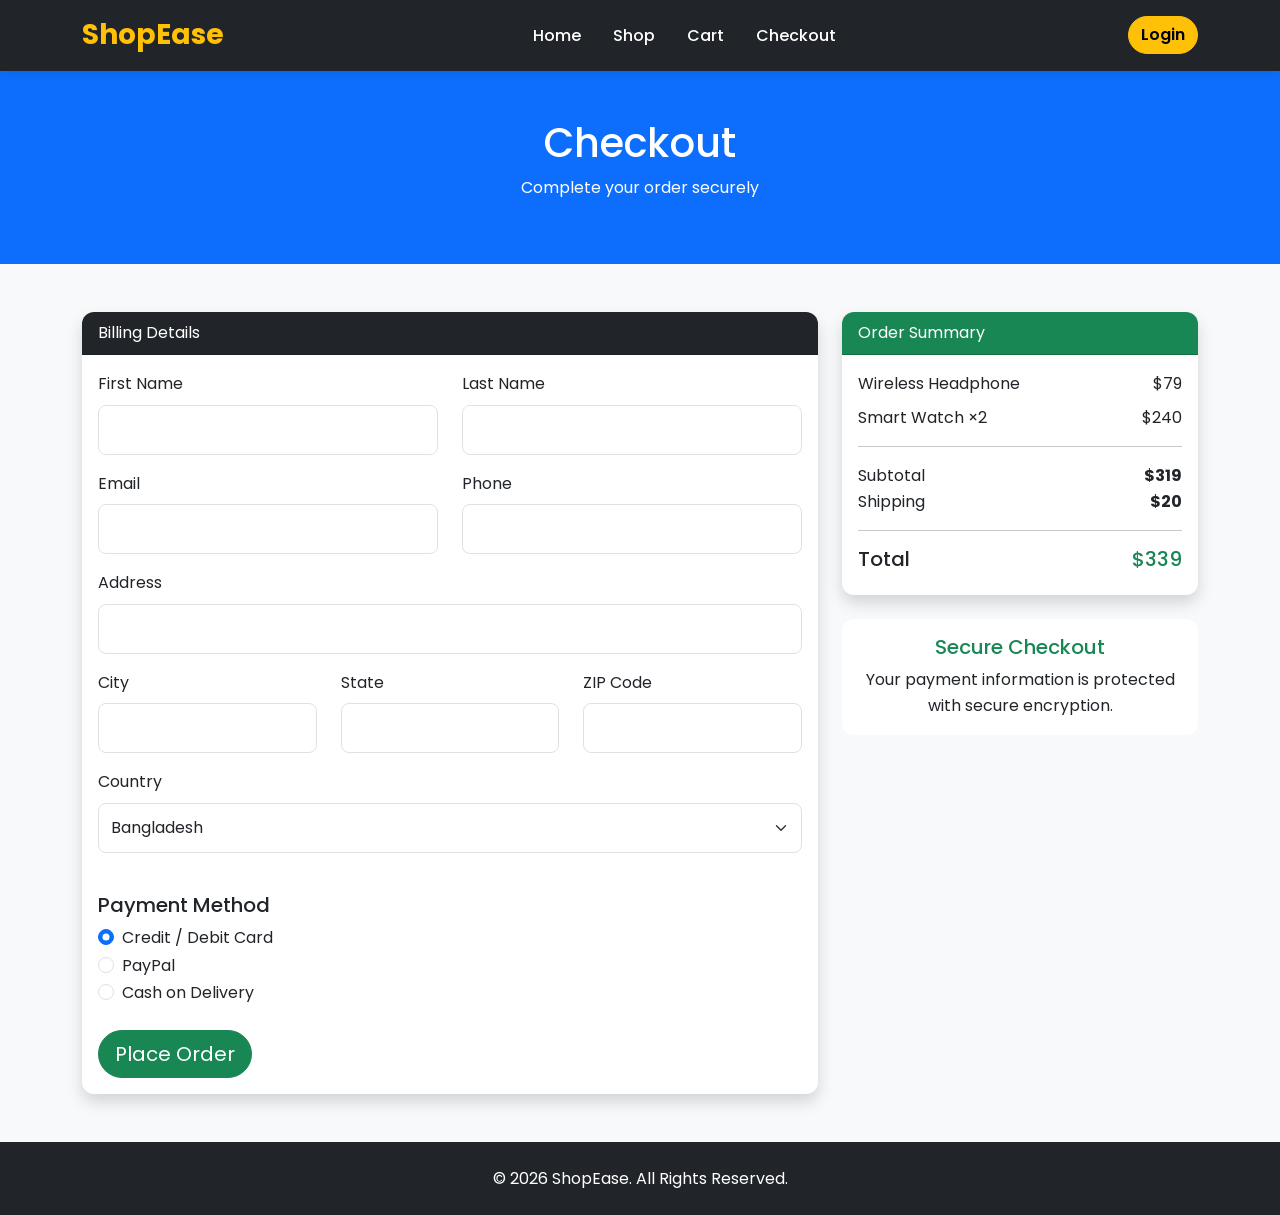
<file: checkout.html>
<!DOCTYPE html>
<html lang="en">
<head>
    <meta charset="UTF-8">
    <meta name="viewport" content="width=device-width, initial-scale=1.0">
    <title>Checkout | ShopEase</title>

    <!-- Bootstrap CSS -->
    <link href="https://cdn.jsdelivr.net/npm/bootstrap@5.3.3/dist/css/bootstrap.min.css" rel="stylesheet">

    <!-- Bootstrap Icons -->
    <link href="https://cdn.jsdelivr.net/npm/bootstrap-icons@1.11.3/font/bootstrap-icons.css" rel="stylesheet">

    <link rel="stylesheet" href="style.css">
</head>
<body>

<!-- ================= NAVBAR ================= -->

<nav class="navbar navbar-expand-lg navbar-dark bg-dark sticky-top">
    <div class="container">

        <a class="navbar-brand fw-bold" href="index.html">ShopEase</a>

        <button class="navbar-toggler" type="button" data-bs-toggle="collapse" data-bs-target="#menu">
            <span class="navbar-toggler-icon"></span>
        </button>

        <div class="collapse navbar-collapse" id="menu">

            <ul class="navbar-nav mx-auto">
                <li class="nav-item"><a class="nav-link" href="index.html">Home</a></li>
                <li class="nav-item"><a class="nav-link" href="shop.html">Shop</a></li>
                <li class="nav-item"><a class="nav-link" href="cart.html">Cart</a></li>
                <li class="nav-item"><a class="nav-link active" href="checkout.html">Checkout</a></li>
            </ul>

            <a href="login.html" class="btn btn-warning">Login</a>

        </div>

    </div>
</nav>

<!-- ================= PAGE HEADER ================= -->

<section class="bg-primary text-white py-5">
    <div class="container text-center">
        <h1>Checkout</h1>
        <p>Complete your order securely</p>
    </div>
</section>

<!-- ================= CHECKOUT ================= -->

<section class="py-5">
<div class="container">

<div class="row">

<!-- Billing Form -->

<div class="col-lg-8">

<div class="card shadow">

<div class="card-header bg-dark text-white">
Billing Details
</div>

<div class="card-body">

<form>

<div class="row">

<div class="col-md-6 mb-3">
<label class="form-label">First Name</label>
<input type="text" class="form-control" required>
</div>

<div class="col-md-6 mb-3">
<label class="form-label">Last Name</label>
<input type="text" class="form-control" required>
</div>

<div class="col-md-6 mb-3">
<label class="form-label">Email</label>
<input type="email" class="form-control" required>
</div>

<div class="col-md-6 mb-3">
<label class="form-label">Phone</label>
<input type="tel" class="form-control" required>
</div>

<div class="col-12 mb-3">
<label class="form-label">Address</label>
<input type="text" class="form-control" required>
</div>

<div class="col-md-4 mb-3">
<label class="form-label">City</label>
<input type="text" class="form-control">
</div>

<div class="col-md-4 mb-3">
<label class="form-label">State</label>
<input type="text" class="form-control">
</div>

<div class="col-md-4 mb-3">
<label class="form-label">ZIP Code</label>
<input type="text" class="form-control">
</div>

<div class="col-12 mb-3">
<label class="form-label">Country</label>
<select class="form-select">
<option>Bangladesh</option>
<option>India</option>
<option>United States</option>
<option>United Kingdom</option>
</select>
</div>

</div>

<h5 class="mt-4">Payment Method</h5>

<div class="form-check">
<input class="form-check-input" type="radio" name="payment" checked>
<label class="form-check-label">
Credit / Debit Card
</label>
</div>

<div class="form-check">
<input class="form-check-input" type="radio" name="payment">
<label class="form-check-label">
PayPal
</label>
</div>

<div class="form-check mb-4">
<input class="form-check-input" type="radio" name="payment">
<label class="form-check-label">
Cash on Delivery
</label>
</div>

<button class="btn btn-success btn-lg">
Place Order
</button>

</form>

</div>

</div>

</div>

<!-- Order Summary -->

<div class="col-lg-4">

<div class="card shadow">

<div class="card-header bg-success text-white">
Order Summary
</div>

<div class="card-body">

<div class="d-flex justify-content-between mb-2">
<span>Wireless Headphone</span>
<span>$79</span>
</div>

<div class="d-flex justify-content-between mb-2">
<span>Smart Watch ×2</span>
<span>$240</span>
</div>

<hr>

<div class="d-flex justify-content-between">
<span>Subtotal</span>
<strong>$319</strong>
</div>

<div class="d-flex justify-content-between">
<span>Shipping</span>
<strong>$20</strong>
</div>

<hr>

<div class="d-flex justify-content-between">
<h5>Total</h5>
<h5 class="text-success">$339</h5>
</div>

</div>

</div>

<div class="card mt-4 border-success">

<div class="card-body text-center">

<h5 class="text-success">
Secure Checkout
</h5>

<p class="mb-0">
Your payment information is protected with secure encryption.
</p>

</div>

</div>

</div>

</div>

</div>
</section>

<!-- ================= FOOTER ================= -->

<footer class="bg-dark text-white text-center py-4">
<div class="container">
<p class="mb-0">© 2026 ShopEase. All Rights Reserved.</p>
</div>
</footer>
<script src="script.js"></script>
<script src="https://cdn.jsdelivr.net/npm/bootstrap@5.3.3/dist/js/bootstrap.bundle.min.js"></script>

</body>
</html>
</file>
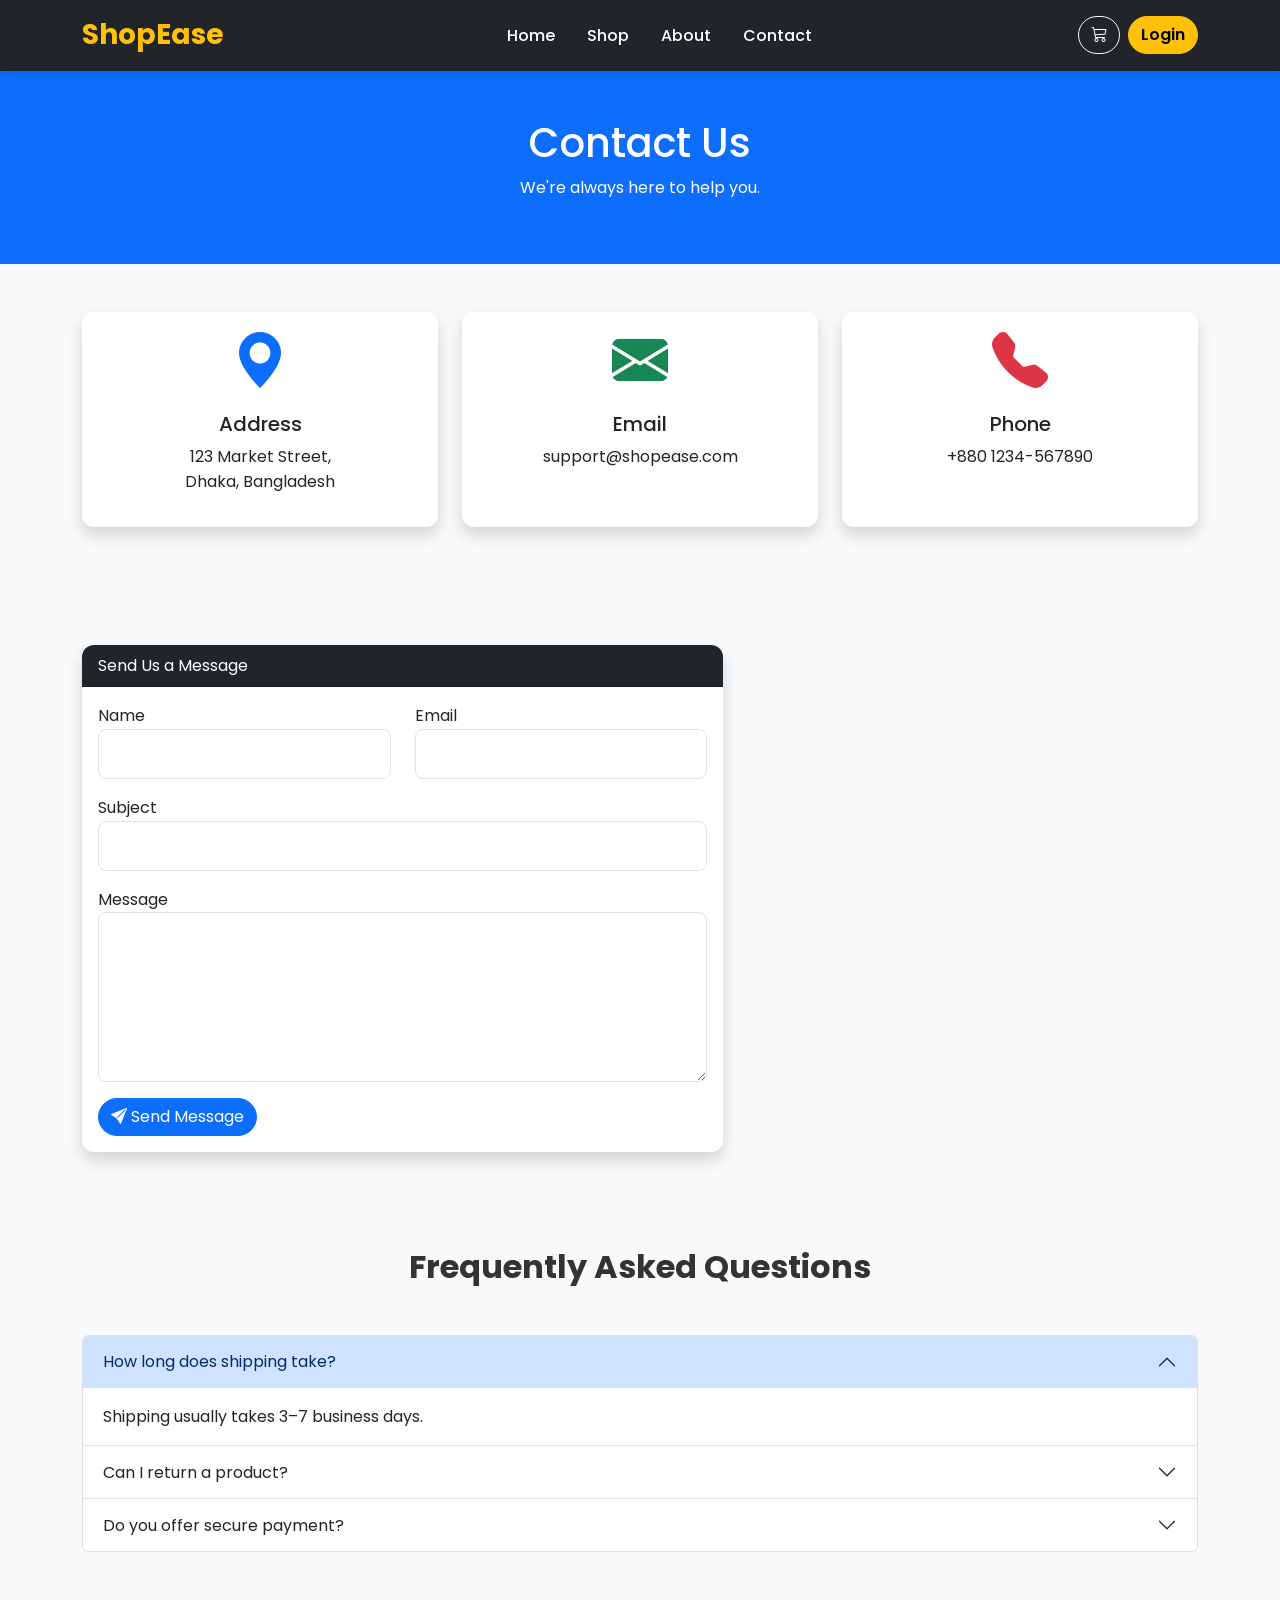
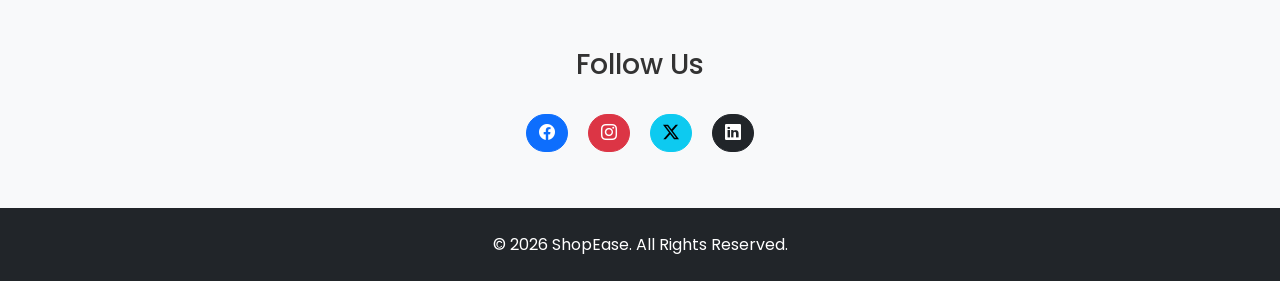
<file: contact.html>
<!DOCTYPE html>
<html lang="en">
<head>
    <meta charset="UTF-8">
    <meta name="viewport" content="width=device-width, initial-scale=1.0">
    <title>Contact Us | ShopEase</title>

    <!-- Bootstrap CSS -->
    <link href="https://cdn.jsdelivr.net/npm/bootstrap@5.3.3/dist/css/bootstrap.min.css" rel="stylesheet">

    <!-- Bootstrap Icons -->
    <link href="https://cdn.jsdelivr.net/npm/bootstrap-icons@1.11.3/font/bootstrap-icons.css" rel="stylesheet">

    <link rel="stylesheet" href="style.css">
</head>
<body>

<!-- ================= NAVBAR ================= -->

<nav class="navbar navbar-expand-lg navbar-dark bg-dark sticky-top">
    <div class="container">

        <a class="navbar-brand fw-bold" href="index.html">
            ShopEase
        </a>

        <button class="navbar-toggler" data-bs-toggle="collapse" data-bs-target="#navbarNav">
            <span class="navbar-toggler-icon"></span>
        </button>

        <div class="collapse navbar-collapse" id="navbarNav">

            <ul class="navbar-nav mx-auto">

                <li class="nav-item">
                    <a class="nav-link" href="index.html">Home</a>
                </li>

                <li class="nav-item">
                    <a class="nav-link" href="shop.html">Shop</a>
                </li>

                <li class="nav-item">
                    <a class="nav-link" href="about.html">About</a>
                </li>

                <li class="nav-item">
                    <a class="nav-link active" href="contact.html">Contact</a>
                </li>

            </ul>

            <a href="cart.html" class="btn btn-outline-light me-2">
                <i class="bi bi-cart3"></i>
            </a>

            <a href="login.html" class="btn btn-warning">
                Login
            </a>

        </div>

    </div>
</nav>

<!-- ================= HERO ================= -->

<section class="bg-primary text-white py-5 text-center">
    <div class="container">
        <h1>Contact Us</h1>
        <p>We're always here to help you.</p>
    </div>
</section>

<!-- ================= CONTACT INFO ================= -->

<section class="py-5">
<div class="container">

<div class="row g-4">

<div class="col-md-4">

<div class="card shadow text-center h-100">

<div class="card-body">

<i class="bi bi-geo-alt-fill display-4 text-primary"></i>

<h5 class="mt-3">Address</h5>

<p>123 Market Street,<br>Dhaka, Bangladesh</p>

</div>

</div>

</div>

<div class="col-md-4">

<div class="card shadow text-center h-100">

<div class="card-body">

<i class="bi bi-envelope-fill display-4 text-success"></i>

<h5 class="mt-3">Email</h5>

<p>support@shopease.com</p>

</div>

</div>

</div>

<div class="col-md-4">

<div class="card shadow text-center h-100">

<div class="card-body">

<i class="bi bi-telephone-fill display-4 text-danger"></i>

<h5 class="mt-3">Phone</h5>

<p>+880 1234-567890</p>

</div>

</div>

</div>

</div>

</div>
</section>

<!-- ================= CONTACT FORM ================= -->

<section class="pb-5">

<div class="container">

<div class="row">

<div class="col-lg-7">

<div class="card shadow">

<div class="card-header bg-dark text-white">

Send Us a Message

</div>

<div class="card-body">

<form>

<div class="row">

<div class="col-md-6 mb-3">
<label>Name</label>
<input type="text" class="form-control" required>
</div>

<div class="col-md-6 mb-3">
<label>Email</label>
<input type="email" class="form-control" required>
</div>

</div>

<div class="mb-3">
<label>Subject</label>
<input type="text" class="form-control">
</div>

<div class="mb-3">
<label>Message</label>
<textarea rows="6" class="form-control"></textarea>
</div>

<button class="btn btn-primary">
<i class="bi bi-send-fill"></i>
Send Message
</button>

</form>

</div>

</div>

</div>

<div class="col-lg-5">

<iframe
src="https://www.google.com/maps/embed?pb=!1m18..."
width="100%"
height="450"
style="border:0;"
allowfullscreen=""
loading="lazy">
</iframe>

</div>

</div>

</div>

</section>

<!-- ================= FAQ ================= -->

<section class="py-5 bg-light">

<div class="container">

<h2 class="text-center mb-5">
Frequently Asked Questions
</h2>

<div class="accordion" id="faq">

<div class="accordion-item">

<h2 class="accordion-header">

<button class="accordion-button"
data-bs-toggle="collapse"
data-bs-target="#one">

How long does shipping take?

</button>

</h2>

<div id="one"
class="accordion-collapse collapse show"
data-bs-parent="#faq">

<div class="accordion-body">

Shipping usually takes 3–7 business days.

</div>

</div>

</div>

<div class="accordion-item">

<h2 class="accordion-header">

<button class="accordion-button collapsed"
data-bs-toggle="collapse"
data-bs-target="#two">

Can I return a product?

</button>

</h2>

<div id="two"
class="accordion-collapse collapse"
data-bs-parent="#faq">

<div class="accordion-body">

Yes. Returns are accepted within 30 days.

</div>

</div>

</div>

<div class="accordion-item">

<h2 class="accordion-header">

<button class="accordion-button collapsed"
data-bs-toggle="collapse"
data-bs-target="#three">

Do you offer secure payment?

</button>

</h2>

<div id="three"
class="accordion-collapse collapse"
data-bs-parent="#faq">

<div class="accordion-body">

Yes, all payments are protected with SSL encryption.

</div>

</div>

</div>

</div>

</div>

</section>

<!-- ================= SOCIAL ================= -->

<section class="py-5 text-center">

<div class="container">

<h3>Follow Us</h3>

<div class="mt-4">

<a href="#" class="btn btn-primary m-2">
<i class="bi bi-facebook"></i>
</a>

<a href="#" class="btn btn-danger m-2">
<i class="bi bi-instagram"></i>
</a>

<a href="#" class="btn btn-info m-2">
<i class="bi bi-twitter-x"></i>
</a>

<a href="#" class="btn btn-dark m-2">
<i class="bi bi-linkedin"></i>
</a>

</div>

</div>

</section>

<!-- ================= FOOTER ================= -->

<footer class="bg-dark text-white py-4">

<div class="container text-center">

<p class="mb-0">

© 2026 ShopEase. All Rights Reserved.

</p>

</div>

</footer>
<script src="script.js"></script>
<script src="https://cdn.jsdelivr.net/npm/bootstrap@5.3.3/dist/js/bootstrap.bundle.min.js"></script>

</body>
</html>
</file>
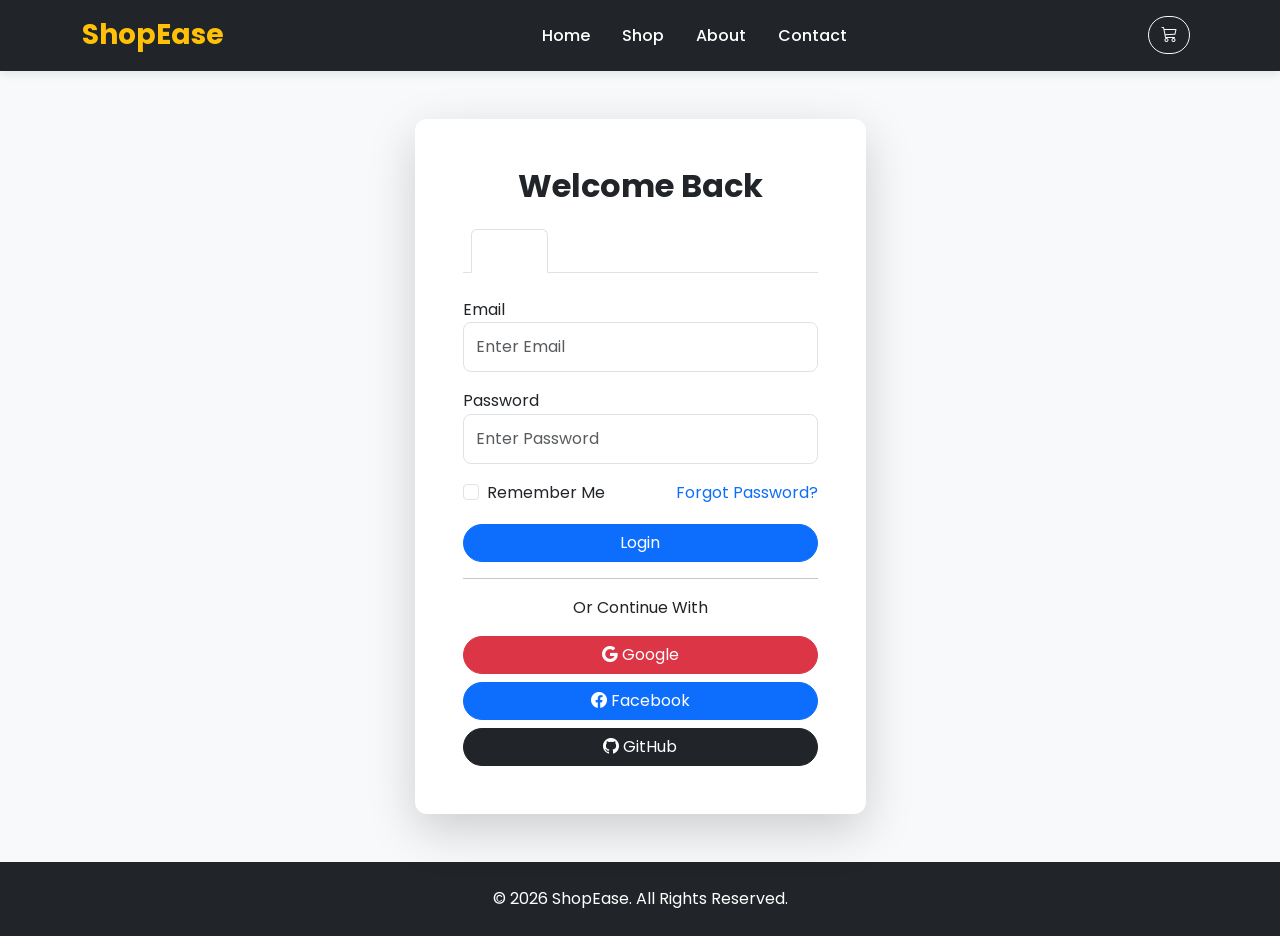
<file: login.html>
<!DOCTYPE html>
<html lang="en">
<head>
    <meta charset="UTF-8">
    <meta name="viewport" content="width=device-width, initial-scale=1.0">
    <title>Login | ShopEase</title>

    <!-- Bootstrap CSS -->
    <link href="https://cdn.jsdelivr.net/npm/bootstrap@5.3.3/dist/css/bootstrap.min.css" rel="stylesheet">

    <!-- Bootstrap Icons -->
    <link href="https://cdn.jsdelivr.net/npm/bootstrap-icons@1.11.3/font/bootstrap-icons.css" rel="stylesheet">

    <link rel="stylesheet" href="style.css">
</head>
<body class="bg-light">

<!-- ================= NAVBAR ================= -->

<nav class="navbar navbar-expand-lg navbar-dark bg-dark">
    <div class="container">

        <a class="navbar-brand fw-bold" href="index.html">
            ShopEase
        </a>

        <button class="navbar-toggler"
                data-bs-toggle="collapse"
                data-bs-target="#menu">

            <span class="navbar-toggler-icon"></span>

        </button>

        <div class="collapse navbar-collapse" id="menu">

            <ul class="navbar-nav mx-auto">

                <li class="nav-item">
                    <a class="nav-link" href="index.html">Home</a>
                </li>

                <li class="nav-item">
                    <a class="nav-link" href="shop.html">Shop</a>
                </li>

                <li class="nav-item">
                    <a class="nav-link" href="about.html">About</a>
                </li>

                <li class="nav-item">
                    <a class="nav-link" href="contact.html">Contact</a>
                </li>

            </ul>

            <a href="cart.html" class="btn btn-outline-light me-2">
                <i class="bi bi-cart3"></i>
            </a>

        </div>

    </div>
</nav>

<!-- ================= LOGIN ================= -->

<section class="py-5">

<div class="container">

<div class="row justify-content-center">

<div class="col-lg-5">

<div class="card shadow-lg border-0">

<div class="card-body p-5">

<h2 class="text-center mb-4">

Welcome Back

</h2>

<ul class="nav nav-tabs mb-4" id="loginTab">

<li class="nav-item">

<button class="nav-link active"
data-bs-toggle="tab"
data-bs-target="#login">

Login

</button>

</li>

<li class="nav-item">

<button class="nav-link"
data-bs-toggle="tab"
data-bs-target="#register">

Register

</button>

</li>

</ul>

<div class="tab-content">

<!-- LOGIN -->

<div class="tab-pane fade show active" id="login">

<form>

<div class="mb-3">

<label>Email</label>

<input type="email"
class="form-control"
placeholder="Enter Email"
required>

</div>

<div class="mb-3">

<label>Password</label>

<input type="password"
class="form-control"
placeholder="Enter Password"
required>

</div>

<div class="d-flex justify-content-between mb-3">

<div class="form-check">

<input type="checkbox"
class="form-check-input">

<label class="form-check-label">

Remember Me

</label>

</div>

<a href="#" class="text-decoration-none">

Forgot Password?

</a>

</div>

<button class="btn btn-primary w-100">

Login

</button>

</form>

</div>

<!-- REGISTER -->

<div class="tab-pane fade" id="register">

<form>

<div class="mb-3">

<label>Full Name</label>

<input type="text"
class="form-control"
placeholder="Enter Full Name">

</div>

<div class="mb-3">

<label>Email</label>

<input type="email"
class="form-control">

</div>

<div class="mb-3">

<label>Password</label>

<input type="password"
class="form-control">

</div>

<div class="mb-3">

<label>Confirm Password</label>

<input type="password"
class="form-control">

</div>

<button class="btn btn-success w-100">

Create Account

</button>

</form>

</div>

</div>

<hr>

<p class="text-center">

Or Continue With

</p>

<div class="d-grid gap-2">

<button class="btn btn-danger">
<i class="bi bi-google"></i>
Google
</button>

<button class="btn btn-primary">
<i class="bi bi-facebook"></i>
Facebook
</button>

<button class="btn btn-dark">
<i class="bi bi-github"></i>
GitHub
</button>

</div>

</div>

</div>

</div>

</div>

</div>

</section>

<!-- ================= FOOTER ================= -->

<footer class="bg-dark text-white text-center py-4">

<div class="container">

<p class="mb-0">

© 2026 ShopEase. All Rights Reserved.

</p>

</div>

</footer>
<script src="script.js"></script>
<script src="https://cdn.jsdelivr.net/npm/bootstrap@5.3.3/dist/js/bootstrap.bundle.min.js"></script>

</body>
</html>
</file>
<file: style.css>
/*======================================
    ShopEase E-Commerce CSS
=======================================*/

/* Google Font */
@import url('https://fonts.googleapis.com/css2?family=Poppins:wght@300;400;500;600;700;800&display=swap');

/*==============================
    General
===============================*/

*{
    margin:0;
    padding:0;
    box-sizing:border-box;
}

html{
    scroll-behavior:smooth;
}

body{
    font-family:'Poppins',sans-serif;
    background:#f8f9fa;
    color:#333;
    line-height:1.6;
}

img{
    max-width:100%;
    display:block;
}

a{
    text-decoration:none;
    transition:.3s;
}

ul{
    list-style:none;
}

/*==============================
    Navbar
===============================*/

.navbar{
    box-shadow:0 2px 10px rgba(0,0,0,.1);
}

.navbar-brand{
    font-size:28px;
    font-weight:700;
    color:#ffc107 !important;
}

.nav-link{
    color:#fff !important;
    font-weight:500;
    margin:0 8px;
}

.nav-link:hover{
    color:#ffc107 !important;
}

.navbar .btn{
    border-radius:30px;
}

/*==============================
    Hero Carousel
===============================*/

.carousel-item img{
    height:550px;
    object-fit:cover;
}

.carousel-caption{
    bottom:120px;
    background:rgba(0,0,0,.45);
    padding:30px;
    border-radius:10px;
}

.carousel-caption h1{
    font-size:52px;
    font-weight:700;
}

.carousel-caption p{
    font-size:20px;
}

/*==============================
    Sections
===============================*/

section{
    padding:70px 0;
}

section h2{
    font-weight:700;
    margin-bottom:20px;
}

/*==============================
    Cards
===============================*/

.card{
    border:none;
    border-radius:12px;
    overflow:hidden;
    transition:.35s;
}

.card:hover{
    transform:translateY(-8px);
    box-shadow:0 15px 30px rgba(0,0,0,.15);
}

.card img{
    transition:.4s;
}

.card:hover img{
    transform:scale(1.05);
}

/*==============================
    Product
===============================*/

.card-title{
    font-weight:600;
}

.price{
    color:#0d6efd;
    font-size:22px;
    font-weight:700;
}

.old-price{
    text-decoration:line-through;
    color:#888;
    margin-left:10px;
}

.rating{
    color:#ffc107;
}

.badge-sale{
    position:absolute;
    top:10px;
    left:10px;
}

/*==============================
    Buttons
===============================*/

.btn{
    border-radius:30px;
    transition:.3s;
}

.btn-primary:hover{
    transform:translateY(-2px);
}

.btn-warning{
    font-weight:600;
}

/*==============================
    Category
===============================*/

.category-card{
    background:#fff;
    padding:30px;
    border-radius:10px;
    text-align:center;
    transition:.3s;
}

.category-card:hover{
    background:#0d6efd;
    color:#fff;
}

/*==============================
    Breadcrumb
===============================*/

.breadcrumb{
    margin:0;
}

.breadcrumb-item a{
    color:#0d6efd;
}

/*==============================
    Forms
===============================*/

.form-control,
.form-select{
    border-radius:8px;
    padding:12px;
}

.form-control:focus,
.form-select:focus{
    box-shadow:none;
    border-color:#0d6efd;
}

/*==============================
    Table
===============================*/

.table img{
    width:80px;
}

.table td,
.table th{
    vertical-align:middle;
}

/*==============================
    Checkout
===============================*/

.checkout-summary{
    position:sticky;
    top:100px;
}

/*==============================
    Team
===============================*/

.team img{
    height:300px;
    object-fit:cover;
}

/*==============================
    Testimonials
===============================*/

.testimonial{
    background:#fff;
    padding:30px;
    border-radius:10px;
}

/*==============================
    Contact
===============================*/

iframe{
    border-radius:10px;
}

/*==============================
    Login
===============================*/

.login-card{
    border-radius:15px;
}

.login-card input{
    height:48px;
}

/*==============================
    Footer
===============================*/

footer{
    background:#212529;
    color:#fff;
}

footer a{
    color:#ddd;
}

footer a:hover{
    color:#ffc107;
}

/*==============================
    Social Icons
===============================*/

.social-icon{
    width:45px;
    height:45px;
    border-radius:50%;
    display:inline-flex;
    align-items:center;
    justify-content:center;
    background:#0d6efd;
    color:#fff;
    margin:5px;
    transition:.3s;
}

.social-icon:hover{
    background:#ffc107;
    color:#000;
}

/*==============================
    Back To Top
===============================*/

#topBtn{
    position:fixed;
    bottom:25px;
    right:25px;
    width:45px;
    height:45px;
    border:none;
    border-radius:50%;
    background:#0d6efd;
    color:#fff;
    display:none;
}

/*==============================
    Animations
===============================*/

.card,
.btn,
.nav-link,
.social-icon{
    transition:.3s ease;
}

/*==============================
    Responsive
===============================*/

@media(max-width:992px){

.carousel-caption{
    bottom:50px;
}

.carousel-caption h1{
    font-size:36px;
}

.carousel-item img{
    height:420px;
}

}

@media(max-width:768px){

section{
    padding:50px 0;
}

.carousel-item img{
    height:320px;
}

.carousel-caption{
    padding:15px;
}

.carousel-caption h1{
    font-size:28px;
}

.carousel-caption p{
    font-size:16px;
}

.navbar-brand{
    font-size:24px;
}

}

@media(max-width:576px){

.carousel-item img{
    height:250px;
}

.carousel-caption{
    bottom:20px;
}

.carousel-caption h1{
    font-size:22px;
}

.carousel-caption p{
    display:none;
}

.btn{
    font-size:14px;
}

}
</file>
